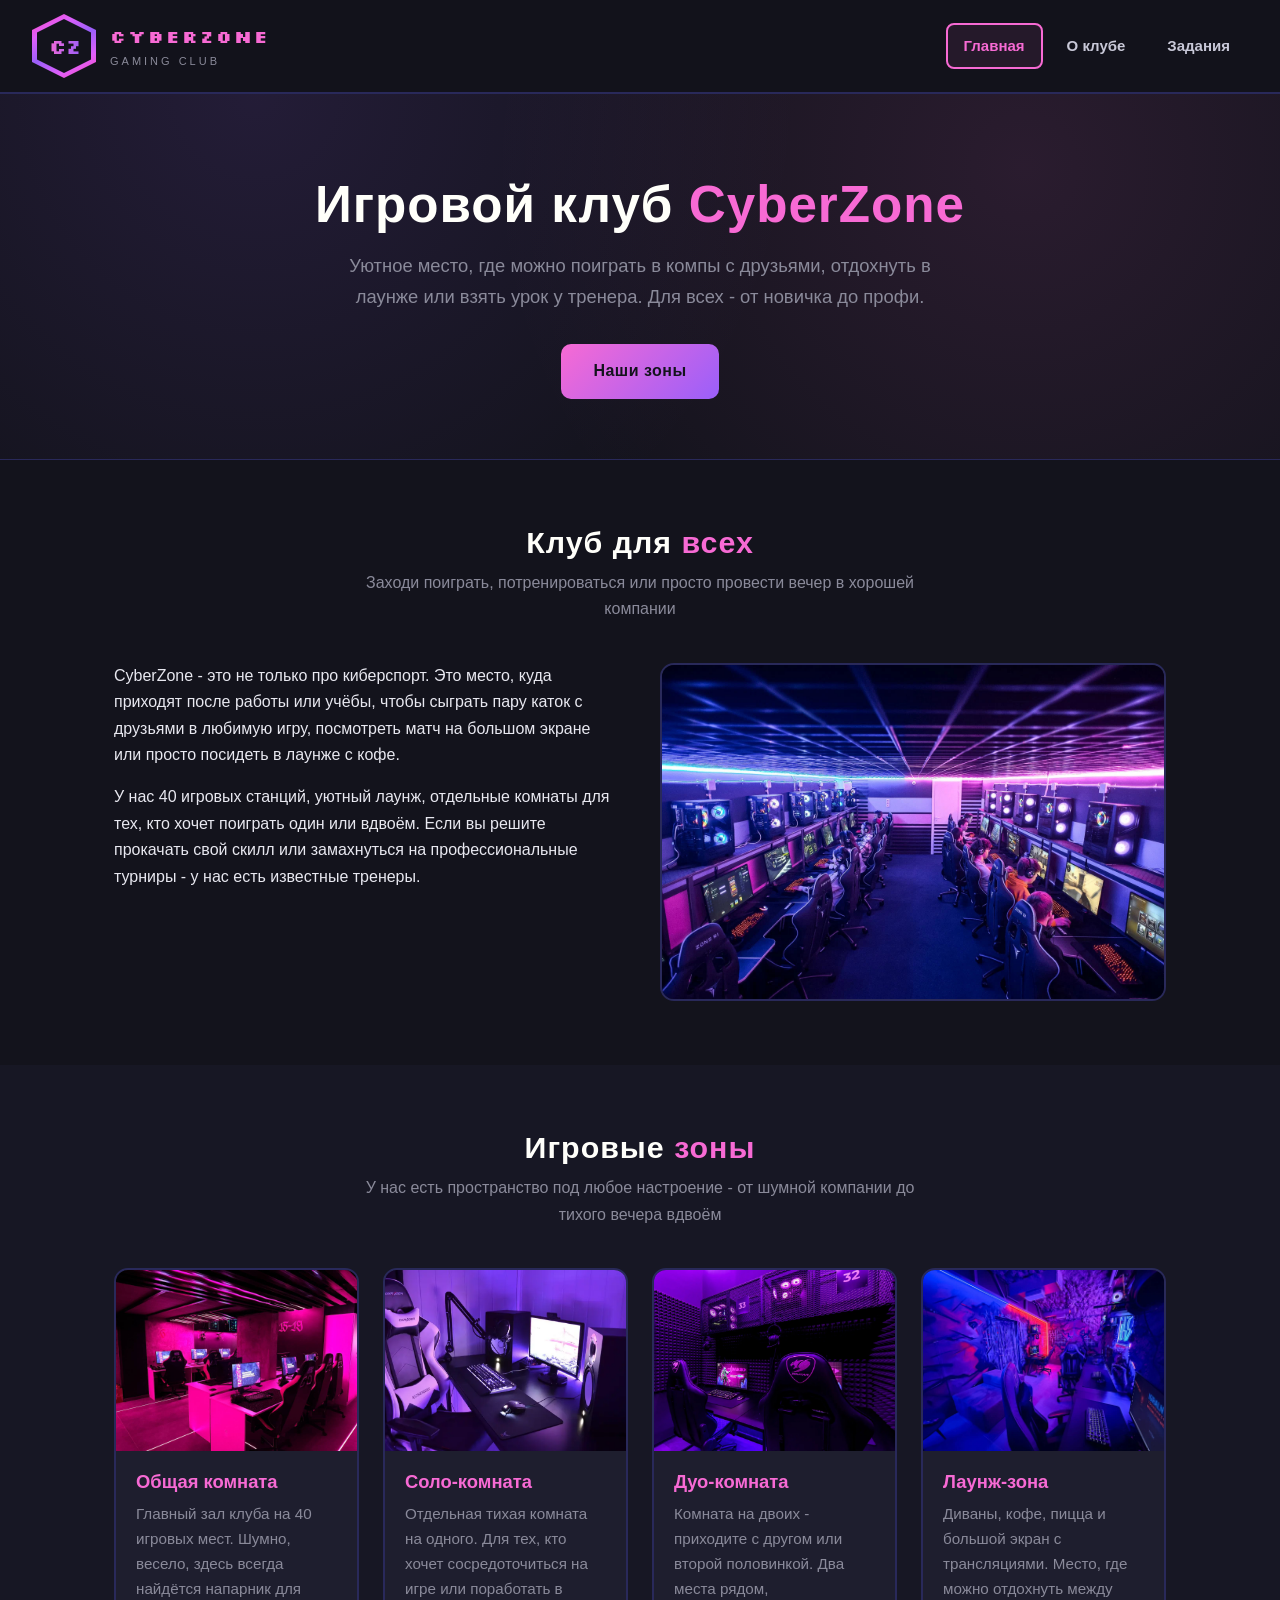
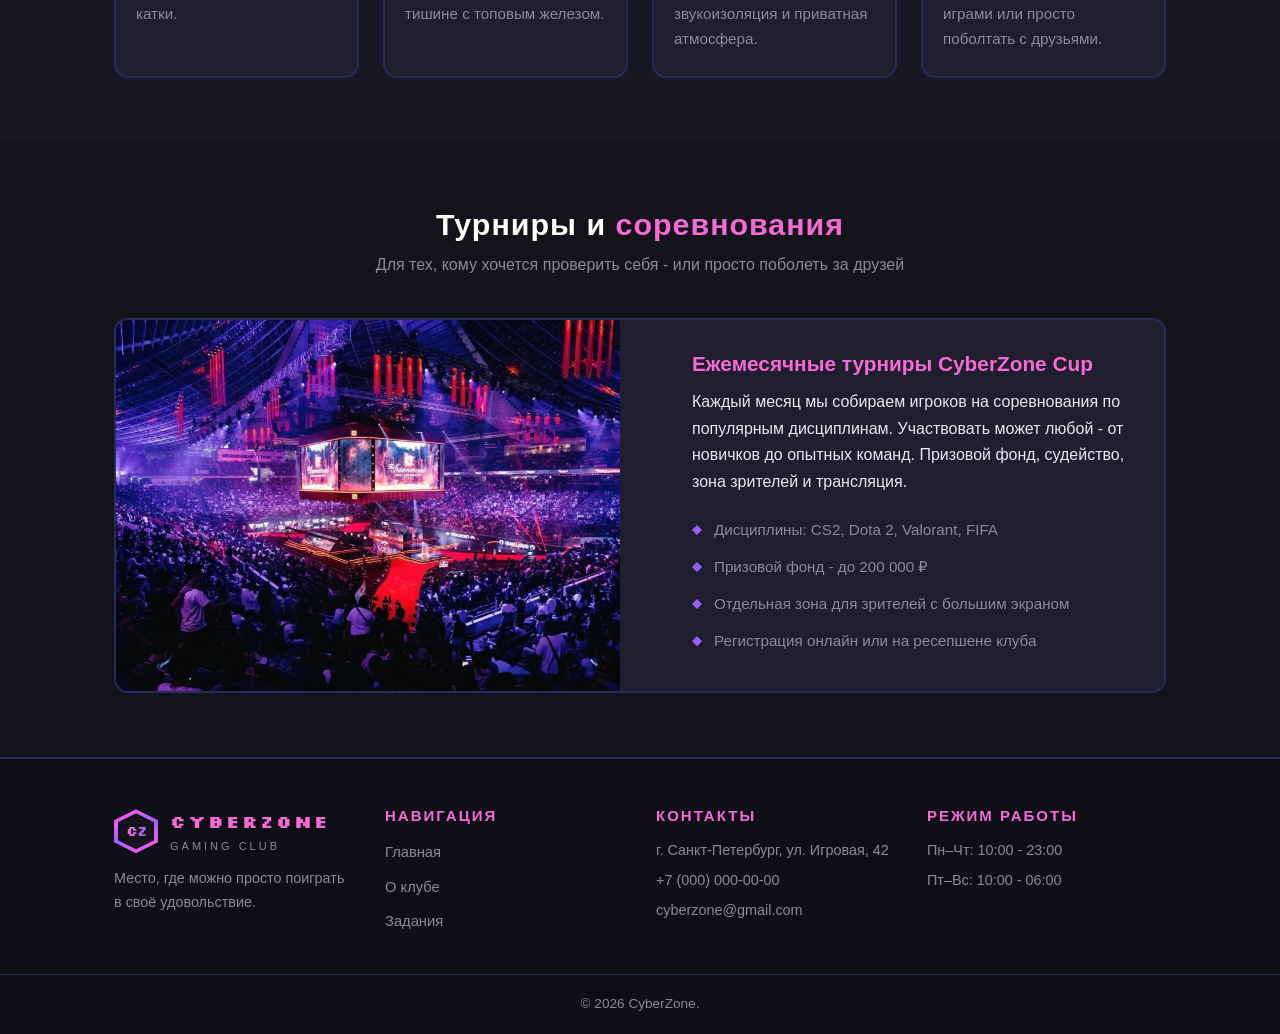
<file: index.html>
<!DOCTYPE html>
<html lang="ru">
<head>
    <meta charset="UTF-8">
    <meta name="viewport" content="width=device-width, initial-scale=1.0">
    <title>CyberZone - Игровой клуб</title>
    <link rel="stylesheet" href="style.css">
    <link rel="stylesheet" href="pages.css">
    <link rel="stylesheet" href="https://fonts.googleapis.com/css2?family=Silkscreen:wght@400;700&display=swap">
</head>
<body>

    <header class="site-header">
        <a href="index.html" class="logo-link">
            <div class="logo-css"><span>CZ</span></div>
            <div class="logo-text">
                <span class="brand">CYBERZONE</span>
                <span class="tagline">Gaming Club</span>
            </div>
        </a>
        <nav class="main-nav">
            <ul>
                <li><a href="index.html" class="active">Главная</a></li>
                <li><a href="about.html">О клубе</a></li>
                <li><a href="tasks.html">Задания</a></li>
            </ul>
        </nav>
    </header>

    <main>
        <section class="hero">
            <h1>Игровой клуб <span class="accent-pink">CyberZone</span></h1>
            <p class="hero-subtitle">
                Уютное место, где можно поиграть в компы с друзьями, отдохнуть
                в лаунже или взять урок у тренера. Для всех - от новичка до профи.
            </p>
            <a href="#zones" class="btn-primary">Наши зоны</a>
        </section>

        <section class="section">
            <div class="container">
                <div class="section-header">
                    <h2>Клуб для <span class="accent-pink">всех</span></h2>
                    <p>Заходи поиграть, потренироваться или просто провести вечер в хорошей компании</p>
                </div>
                <div class="content-row">
                    <div class="content-text">
                        <p>CyberZone - это не только про киберспорт. Это место, куда приходят после работы или учёбы, чтобы сыграть пару каток с друзьями в любимую игру, посмотреть матч на большом экране или просто посидеть в лаунже с кофе.</p>
                        <p>У нас 40 игровых станций, уютный лаунж, отдельные комнаты для тех, кто хочет поиграть один или вдвоём. Если вы решите прокачать свой скилл или замахнуться на профессиональные турниры - у нас есть известные тренеры.</p>
                    </div>
                    <div class="content-visual">
                        <img src="img/club-about.jpg">
                    </div>
                </div>
            </div>
        </section>

        <section id="zones" class="section section-alt">
            <div class="container">
                <div class="section-header">
                    <h2>Игровые <span class="accent-pink">зоны</span></h2>
                    <p>У нас есть пространство под любое настроение - от шумной компании до тихого вечера вдвоём</p>
                </div>
                <div class="zone-grid">

                    <div class="zone-card">
                        <div class="zone-photo">
                            <img src="img/zone-common.jpg">
                        </div>
                        <div class="zone-card-body">
                            <h3>Общая комната</h3>
                            <p>Главный зал клуба на 40 игровых мест. Шумно, весело, здесь всегда найдётся напарник для катки.</p>
                        </div>
                    </div>

                    <div class="zone-card">
                        <div class="zone-photo">
                            <img src="img/zone-solo.jpg">
                        </div>
                        <div class="zone-card-body">
                            <h3>Соло-комната</h3>
                            <p>Отдельная тихая комната на одного. Для тех, кто хочет сосредоточиться на игре или поработать в тишине с топовым железом.</p>
                        </div>
                    </div>

                    <div class="zone-card">
                        <div class="zone-photo">
                            <img src="img/zone-duo.jpg">
                        </div>
                        <div class="zone-card-body">
                            <h3>Дуо-комната</h3>
                            <p>Комната на двоих - приходите с другом или второй половинкой. Два места рядом, звукоизоляция и приватная атмосфера.</p>
                        </div>
                    </div>
                    
                    <div class="zone-card">
                        <div class="zone-photo">
                            <img src="img/zone-lounge.jpg">
                        </div>
                        <div class="zone-card-body">
                            <h3>Лаунж-зона</h3>
                            <p>Диваны, кофе, пицца и большой экран с трансляциями. Место, где можно отдохнуть между играми или просто поболтать с друзьями.</p>
                        </div>
                    </div>

                </div>
            </div>
        </section>

        <section class="section">
            <div class="container">
                <div class="section-header">
                    <h2>Турниры и <span class="accent-pink">соревнования</span></h2>
                    <p>Для тех, кому хочется проверить себя - или просто поболеть за друзей</p>
                </div>
                <div class="tournament-block">
                    <div class="tournament-photo">
                        <img src="img/tournament.jpg">
                    </div>
                    <div class="tournament-text">
                        <h3>Ежемесячные турниры CyberZone Cup</h3>
                        <p>
                            Каждый месяц мы собираем игроков на соревнования по популярным дисциплинам. Участвовать может любой - от новичков до опытных команд. Призовой фонд, судейство, зона зрителей и трансляция.
                        </p>
                        <ul>
                            <li>Дисциплины: CS2, Dota 2, Valorant, FIFA</li>
                            <li>Призовой фонд - до 200 000 ₽</li>
                            <li>Отдельная зона для зрителей с большим экраном</li>
                            <li>Регистрация онлайн или на ресепшене клуба</li>
                        </ul>
                    </div>
                </div>
            </div>
        </section>

    </main>

    <footer class="site-footer">
        <div class="footer-content">
            <div class="footer-brand">
                <div class="logo-row">
                    <div class="logo-css small"><span>CZ</span></div>
                    <div class="logo-text">
                        <span class="brand">CYBERZONE</span>
                        <span class="tagline">Gaming Club</span>
                    </div>
                </div>
                <p>Место, где можно просто поиграть в своё удовольствие.</p>
            </div>
            <div class="footer-col">
                <h4>Навигация</h4>
                <ul>
                    <li><a href="index.html">Главная</a></li>
                    <li><a href="about.html">О клубе</a></li>
                    <li><a href="tasks.html">Задания</a></li>
                </ul>
            </div>
            <div class="footer-col">
                <h4>Контакты</h4>
                <p>г. Санкт-Петербург, ул. Игровая, 42</p>
                <p>+7 (000) 000-00-00</p>
                <p>cyberzone@gmail.com</p>
            </div>
            <div class="footer-col">
                <h4>Режим работы</h4>
                <p>Пн–Чт: 10:00 - 23:00</p>
                <p>Пт–Вс: 10:00 - 06:00</p>
            </div>
        </div>
        <div class="footer-bottom">
            <p>© 2026 CyberZone.</p>
        </div>
    </footer>

</body>
</html>
</file>
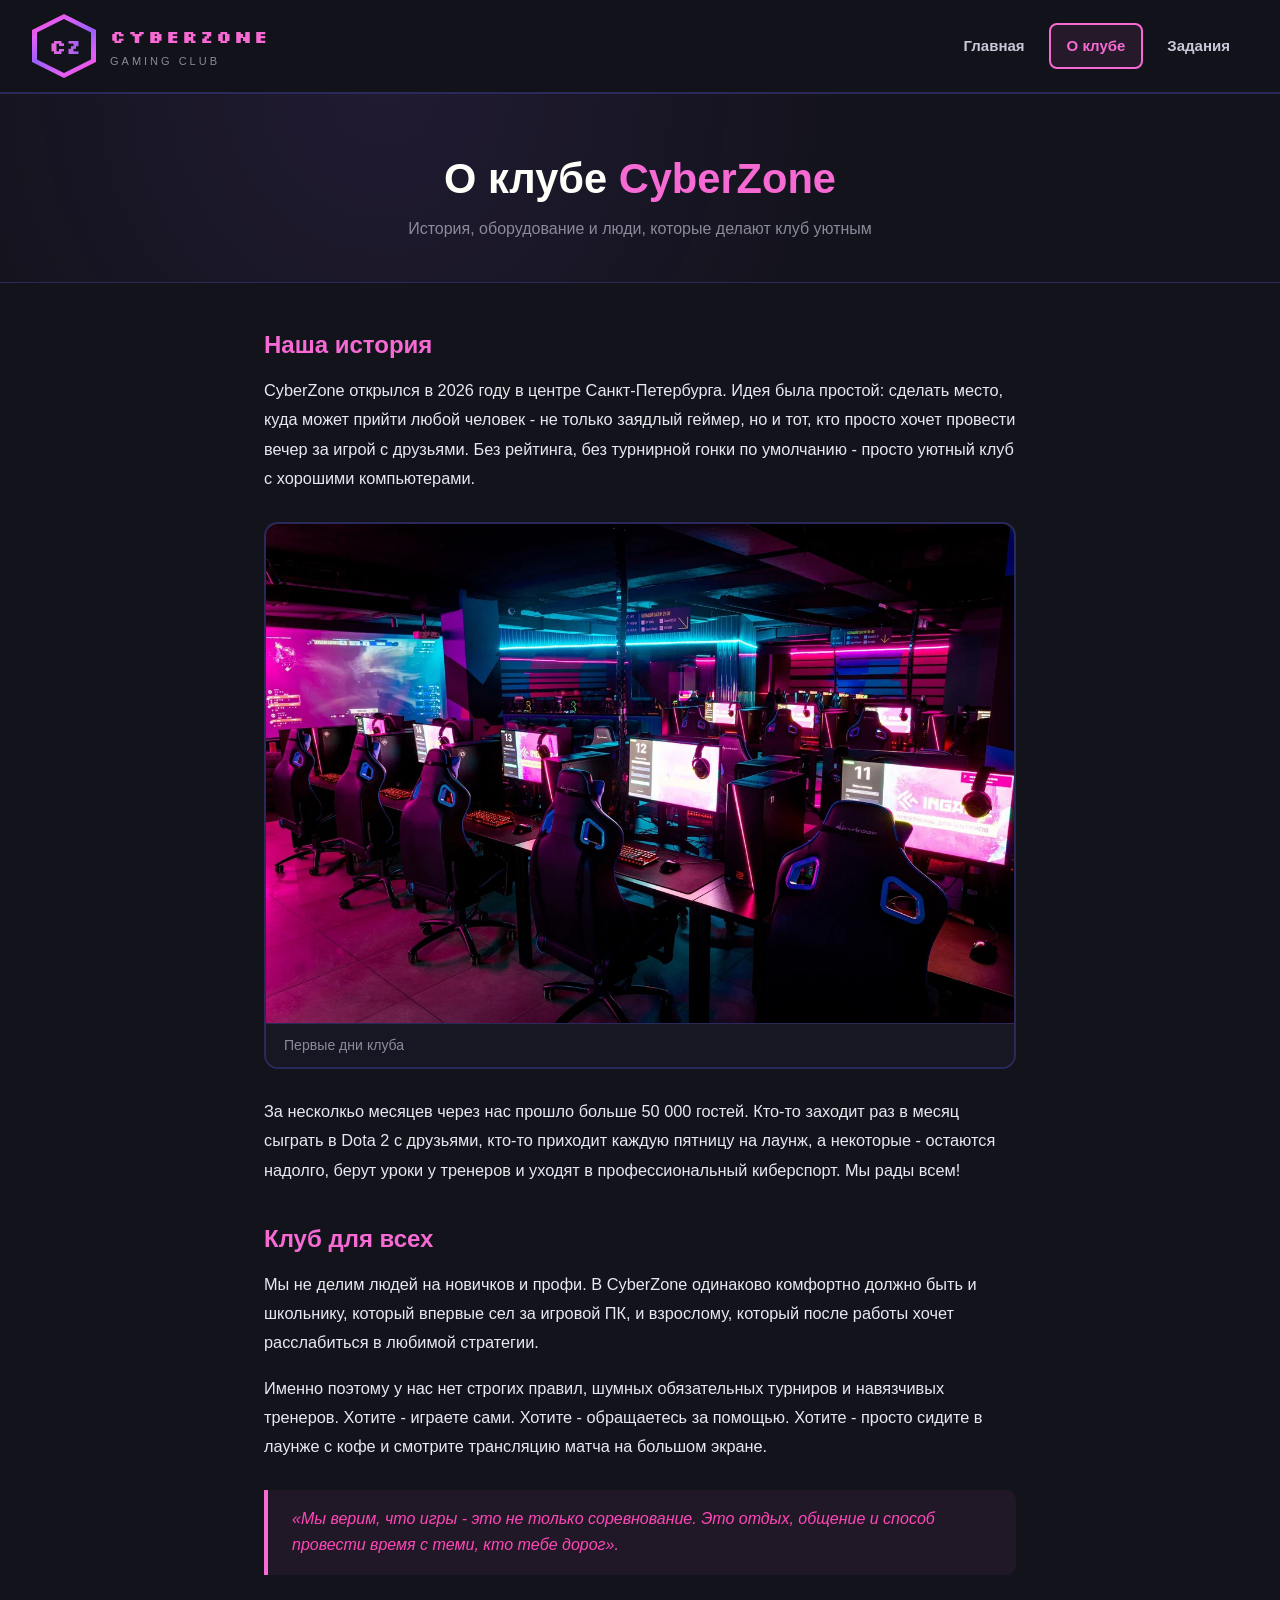
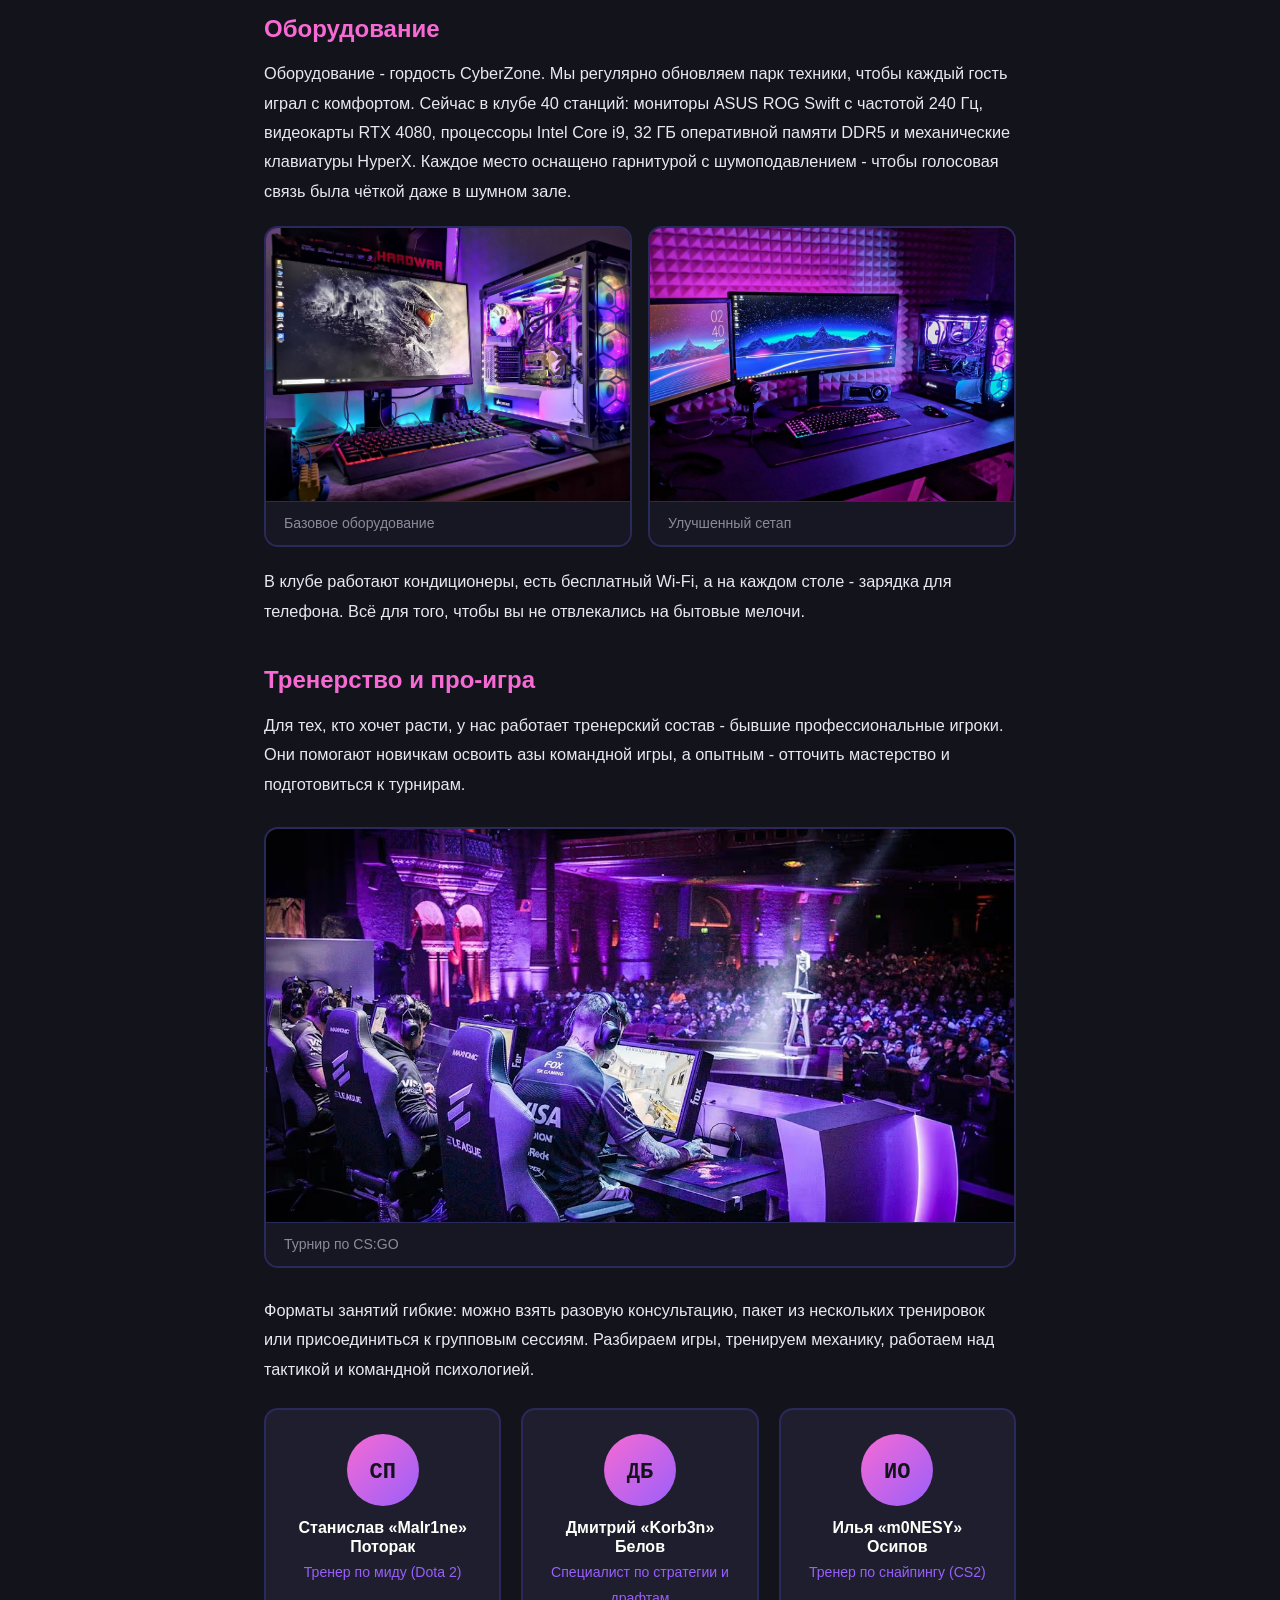
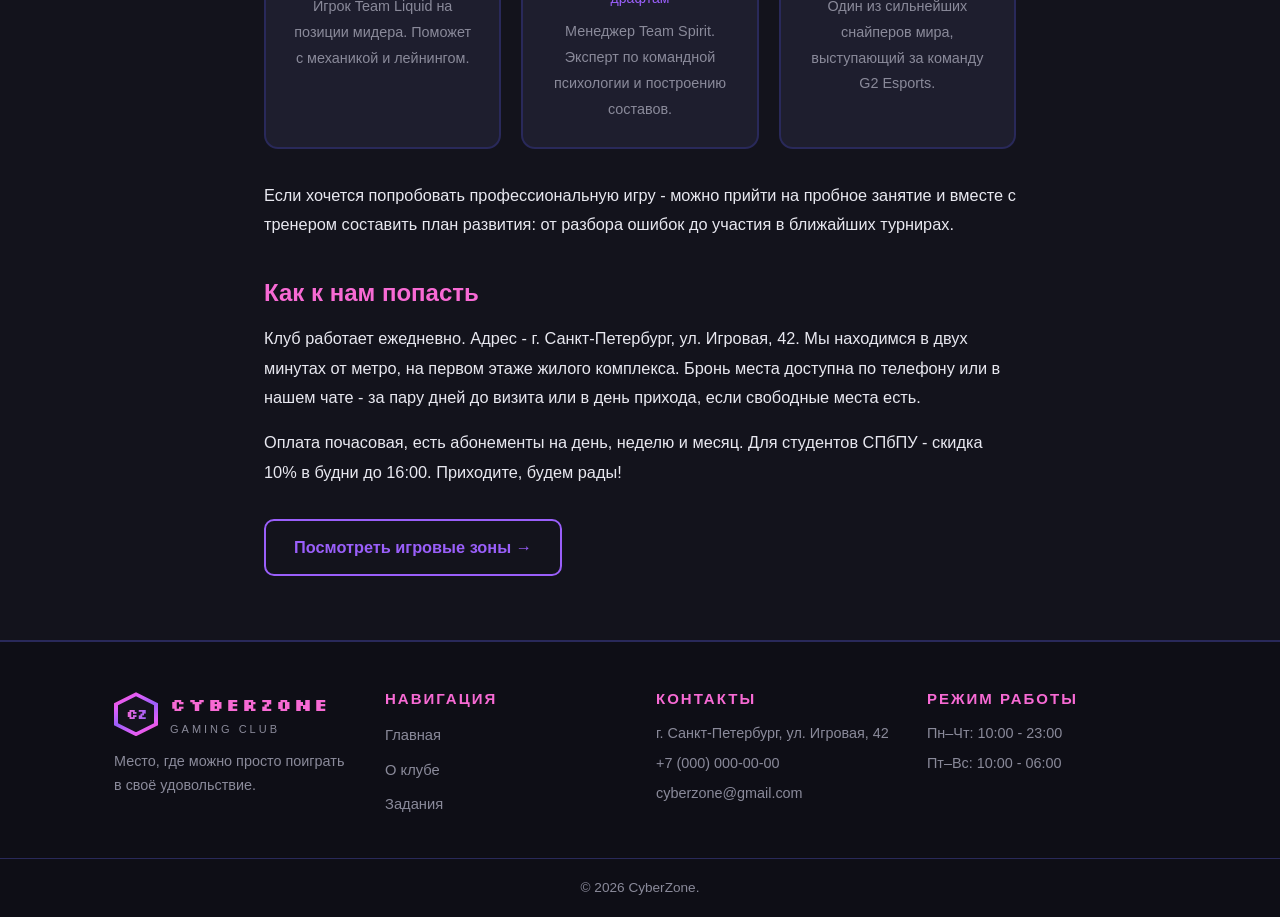
<file: about.html>
<!DOCTYPE html>
<html lang="ru">
<head>
    <meta charset="UTF-8">
    <meta name="viewport" content="width=device-width, initial-scale=1.0">
    <title>О клубе - CyberZone</title>
    <link rel="stylesheet" href="style.css">
    <link rel="stylesheet" href="pages.css">
    <link rel="stylesheet" href="https://fonts.googleapis.com/css2?family=Silkscreen:wght@400;700&display=swap">
</head>
<body>

    <header class="site-header">
        <a href="index.html" class="logo-link">
            <div class="logo-css"><span>CZ</span></div>
            <div class="logo-text">
                <span class="brand">CYBERZONE</span>
                <span class="tagline">Gaming Club</span>
            </div>
        </a>
        <nav class="main-nav">
            <ul>
                <li><a href="index.html">Главная</a></li>
                <li><a href="about.html" class="active">О клубе</a></li>
                <li><a href="tasks.html">Задания</a></li>
            </ul>
        </nav>
    </header>

    <main>

        <section class="page-hero">
            <h1>О клубе <span class="accent-pink">CyberZone</span></h1>
            <p>История, оборудование и люди, которые делают клуб уютным</p>
        </section>

        <article class="article">

            <h2>Наша история</h2>
            <p>CyberZone открылся в 2026 году в центре Санкт-Петербурга. Идея была простой: сделать
                место, куда может прийти любой человек - не только заядлый геймер, но и тот,
                кто просто хочет провести вечер за игрой с друзьями. Без рейтинга, без
                турнирной гонки по умолчанию - просто уютный клуб с хорошими компьютерами.</p>
            <figure class="article-image">
                <img src="img/history.jpg">
                <figcaption>Первые дни клуба</figcaption>
            </figure>
            <p>За несколкьо месяцев через нас прошло больше 50 000 гостей. Кто-то заходит раз в месяц
                сыграть в Dota 2 с друзьями, кто-то приходит каждую пятницу на лаунж, а
                некоторые - остаются надолго, берут уроки у тренеров и уходят в
                профессиональный киберспорт. Мы рады всем!</p>

            <h2>Клуб для всех</h2>
            <p>Мы не делим людей на новичков и профи. В CyberZone одинаково комфортно
                должно быть и школьнику, который впервые сел за игровой ПК, и взрослому,
                который после работы хочет расслабиться в любимой стратегии.</p>
            <p>Именно поэтому у нас нет строгих правил, шумных обязательных турниров
                и навязчивых тренеров. Хотите - играете сами. Хотите - обращаетесь за
                помощью. Хотите - просто сидите в лаунже с кофе и смотрите трансляцию
                матча на большом экране.</p>

            <div class="pull-quote">
                «Мы верим, что игры - это не только соревнование. Это отдых, общение и
                способ провести время с теми, кто тебе дорог».
            </div>

            <h2>Оборудование</h2>
            <p>Оборудование - гордость CyberZone. Мы регулярно обновляем парк техники,
                чтобы каждый гость играл с комфортом. Сейчас в клубе 40 станций:
                мониторы ASUS ROG Swift с частотой 240 Гц, видеокарты RTX 4080, процессоры
                Intel Core i9, 32 ГБ оперативной памяти DDR5 и механические клавиатуры
                HyperX. Каждое место оснащено гарнитурой с шумоподавлением - чтобы
                голосовая связь была чёткой даже в шумном зале.</p>
            <div class="article-image-row">
                <figure class="article-image">
                    <img src="img/equipment-1.jpg">
                    <figcaption>Базовое оборудование</figcaption>
                </figure>
                <figure class="article-image">
                    <img src="img/equipment-2.jpg">
                    <figcaption>Улучшенный сетап</figcaption>
                </figure>
            </div>
            <p>В клубе работают кондиционеры, есть бесплатный Wi-Fi, а на каждом столе -
                зарядка для телефона. Всё для того, чтобы вы не отвлекались на бытовые
                мелочи.</p>

            <h2>Тренерство и про-игра</h2>
            <p>Для тех, кто хочет расти, у нас работает тренерский состав - бывшие
                профессиональные игроки. Они помогают новичкам освоить азы командной игры,
                а опытным - отточить мастерство и подготовиться к турнирам.</p>
            <figure class="article-image">
                <img src="img/coaching.jpg">
                <figcaption>Турнир по CS:GO</figcaption>
            </figure>
            <p>Форматы занятий гибкие: можно взять разовую консультацию, пакет из нескольких
                тренировок или присоединиться к групповым сессиям. Разбираем игры,
                тренируем механику, работаем над тактикой и командной психологией.</p>

            <div class="team-grid">
                <div class="team-card">
                    <div class="team-avatar">СП</div>
                    <h4>Станислав «Malr1ne» Поторак</h4>
                    <p class="role">Тренер по миду (Dota 2)</p>
                    <p>Игрок Team Liquid на позиции мидера. Поможет с механикой и лейнингом.</p>
                </div>
                <div class="team-card">
                    <div class="team-avatar">ДБ</div>
                    <h4>Дмитрий «Korb3n» Белов</h4>
                    <p class="role">Специалист по стратегии и драфтам</p>
                    <p>Менеджер Team Spirit. Эксперт по командной психологии и построению составов.</p>
                </div>
                <div class="team-card">
                    <div class="team-avatar">ИО</div>
                    <h4>Илья «m0NESY» Осипов</h4>
                    <p class="role">Тренер по снайпингу (CS2)</p>
                    <p>Один из сильнейших снайперов мира, выступающий за команду G2 Esports.</p>
                </div>
            </div>

            <p style="margin-top: 32px;">
                Если хочется попробовать профессиональную игру - можно прийти на пробное
                занятие и вместе с тренером составить план развития: от разбора ошибок
                до участия в ближайших турнирах.
            </p>

            <h2>Как к нам попасть</h2>
            <p>Клуб работает ежедневно. Адрес - г. Санкт-Петербург, ул. Игровая, 42. Мы находимся
                в двух минутах от метро, на первом этаже жилого комплекса. Бронь места
                доступна по телефону или в нашем чате - за пару дней до визита или в день
                прихода, если свободные места есть.</p>
            <p>Оплата почасовая, есть абонементы на день, неделю и месяц. Для студентов СПбПУ -
                скидка 10% в будни до 16:00. Приходите, будем рады!</p>

            <p style="margin-top: 32px;">
                <a href="index.html#zones" class="btn-secondary">Посмотреть игровые зоны →</a>
            </p>

        </article>
    </main>

    <footer class="site-footer">
        <div class="footer-content">
            <div class="footer-brand">
                <div class="logo-row">
                    <div class="logo-css small"><span>CZ</span></div>
                    <div class="logo-text">
                        <span class="brand">CYBERZONE</span>
                        <span class="tagline">Gaming Club</span>
                    </div>
                </div>
                <p>Место, где можно просто поиграть в своё удовольствие.</p>
            </div>
            <div class="footer-col">
                <h4>Навигация</h4>
                <ul>
                    <li><a href="index.html">Главная</a></li>
                    <li><a href="about.html">О клубе</a></li>
                    <li><a href="tasks.html">Задания</a></li>
                </ul>
            </div>
            <div class="footer-col">
                <h4>Контакты</h4>
                <p>г. Санкт-Петербург, ул. Игровая, 42</p>
                <p>+7 (000) 000-00-00</p>
                <p>cyberzone@gmail.com</p>
            </div>
            <div class="footer-col">
                <h4>Режим работы</h4>
                <p>Пн–Чт: 10:00 - 23:00</p>
                <p>Пт–Вс: 10:00 - 06:00</p>
            </div>
        </div>
        <div class="footer-bottom">
            <p>© 2026 CyberZone.</p>
        </div>
    </footer>

</body>
</html>
</file>
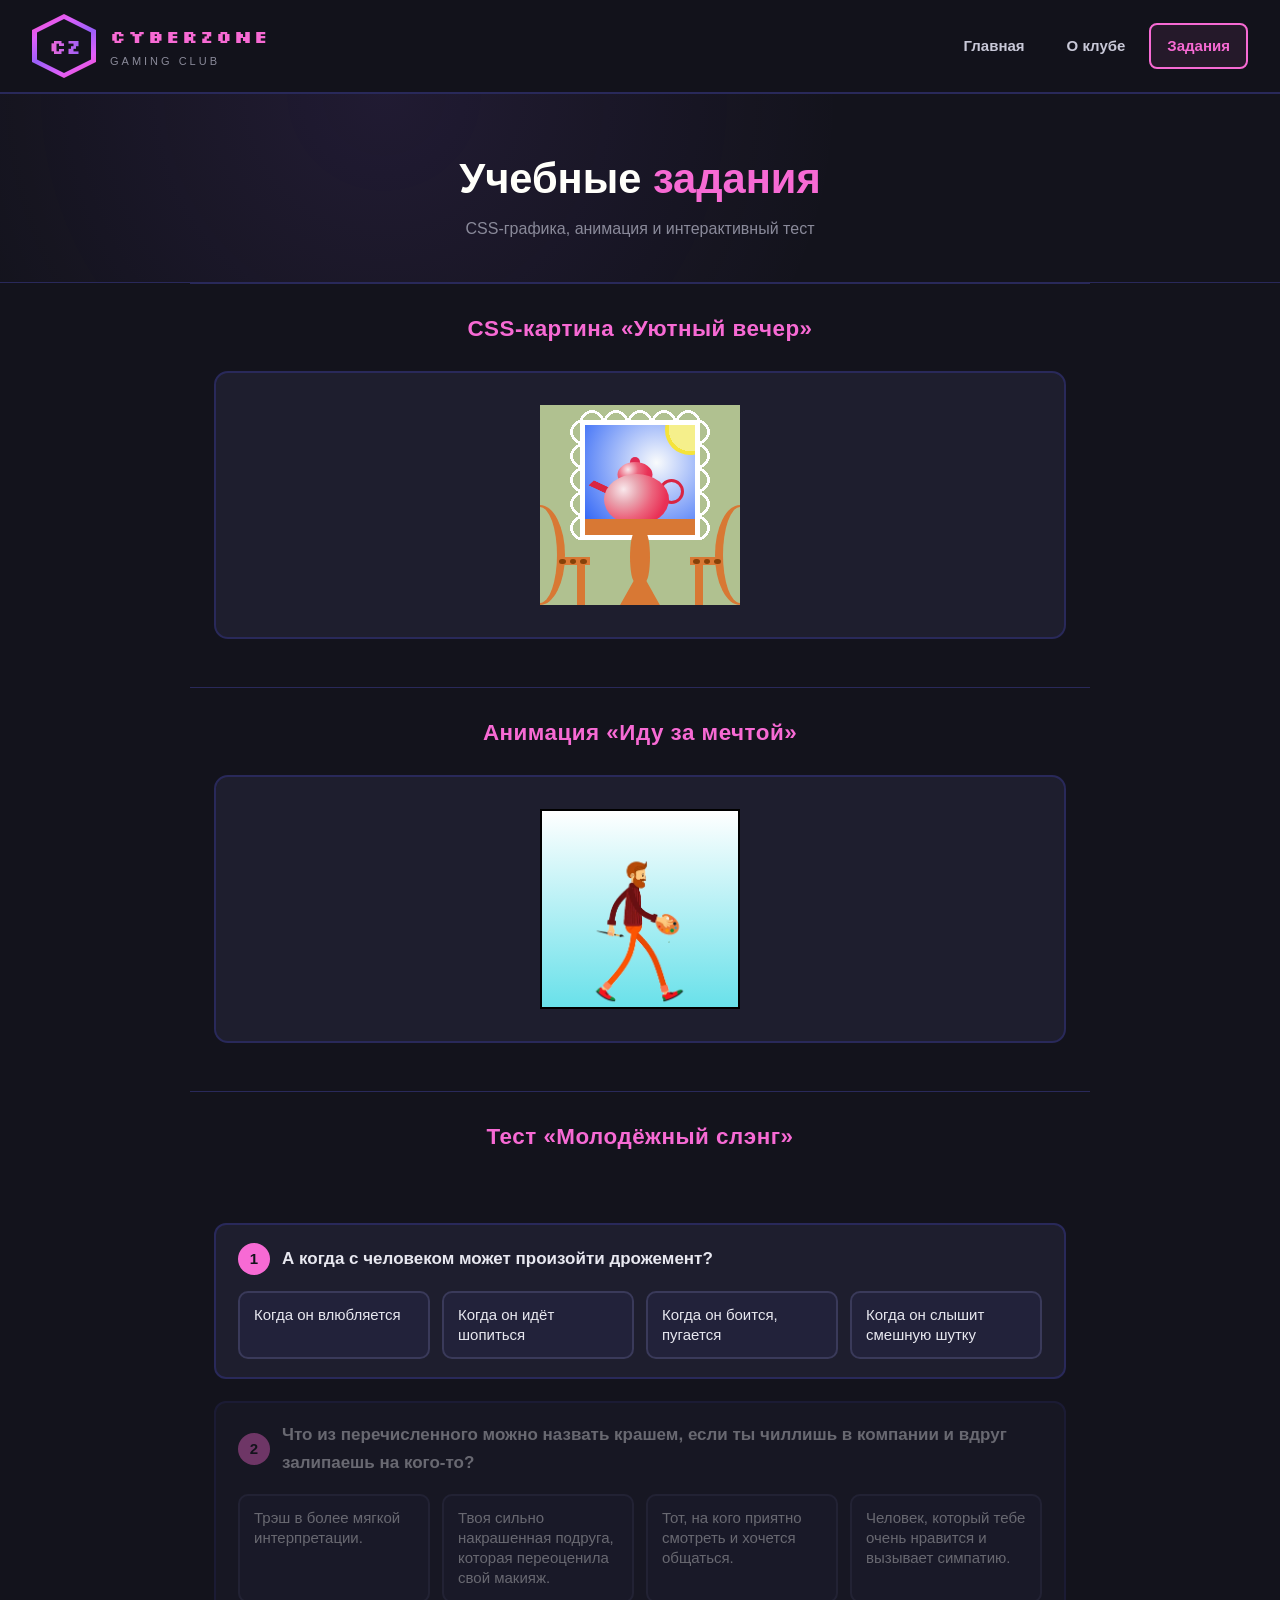
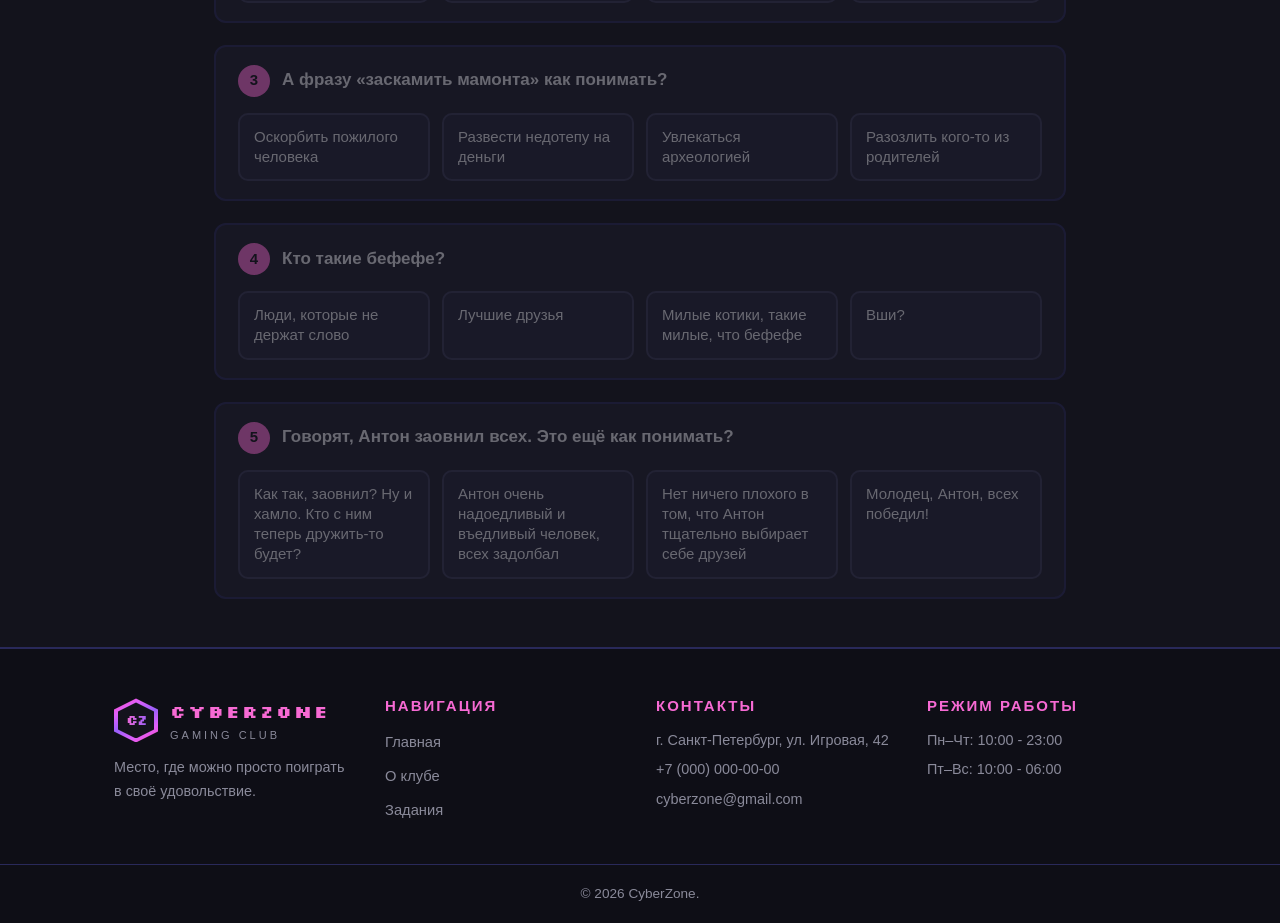
<file: tasks.html>
<!DOCTYPE html>
<html lang="ru">
<head>
    <meta charset="UTF-8">
    <meta name="viewport" content="width=device-width, initial-scale=1.0">
    <title>Задания - CyberZone</title>
    <link rel="stylesheet" href="style.css">
    <link rel="stylesheet" href="pages.css">
    <link rel="stylesheet" href="pic.css">
    <link rel="stylesheet" href="animation.css">
    <link rel="stylesheet" href="test.css">
    <link rel="stylesheet" href="https://fonts.googleapis.com/css2?family=Silkscreen:wght@400;700&display=swap">
</head>
<body>

    <header class="site-header">
        <a href="index.html" class="logo-link">
            <div class="logo-css"><span>CZ</span></div>
            <div class="logo-text">
                <span class="brand">CYBERZONE</span>
                <span class="tagline">Gaming Club</span>
            </div>
        </a>
        <nav class="main-nav">
            <ul>
                <li><a href="index.html">Главная</a></li>
                <li><a href="about.html">О клубе</a></li>
                <li><a href="tasks.html" class="active">Задания</a></li>
            </ul>
        </nav>
    </header>

    <main>

        <section class="page-hero">
            <h1>Учебные <span class="accent-pink">задания</span></h1>
            <p>CSS-графика, анимация и интерактивный тест</p>
        </section>

        <section id="task-picture" class="task-demo">
            <h2>CSS-картина «Уютный вечер»</h2>
            <div class="task-demo-stage">
                <div class="css-picture">
                    <div class="chair-left">
                        <div class="chair-back"></div>
                        <div class="chair-seat"></div>
                        <div class="chair-leg"></div>
                        <div class="chair-dots"><span></span><span></span><span></span></div>
                    </div>
                    <div class="chair-right">
                        <div class="chair-back"></div>
                        <div class="chair-seat"></div>
                        <div class="chair-leg"></div>
                        <div class="chair-dots"><span></span><span></span><span></span></div>
                    </div>
                    <div class="table-leg"></div>
                    <div class="table-base"></div>
                    <div class="picture-frame">
                        <div class="picture-inner">
                            <div class="sky"><div class="sun"></div></div>
                            <div class="pic-table"></div>
                            <div class="teapot">
                                <div class="teapot-spout"></div>
                                <div class="teapot-handle"></div>
                                <div class="teapot-lid"></div>
                                <div class="teapot-knob"></div>
                                <div class="teapot-body"></div>
                            </div>
                        </div>
                    </div>
                </div>
            </div>
        </section>

        <section id="task-animation" class="task-demo">
            <h2>Анимация «Иду за мечтой»</h2>
            <div class="task-demo-stage">
                <div class="roll">
                    <div class="human">
                        <img class="man man1" src="img/man1.png" alt="Кадр 1">
                        <img class="man man2" src="img/man2.png" alt="Кадр 2">
                        <img class="man man3" src="img/man3.png" alt="Кадр 3">
                    </div>
                    <img class="star" src="img/zvezda.png" alt="Звезда">
                    <img class="brush" src="img/brush.png" alt="Кисть">
                    <div class="caption caption-1">Иду за мечтой</div>
                    <div class="caption caption-2">Мечта рядом!</div>
                </div>
            </div>
        </section>

        <section id="task-quiz" class="task-demo">
            <h2>Тест «Молодёжный слэнг»</h2>
            <div class="quiz-section">
                <div id="status"></div>
                <div id="stats"></div>
                <div id="quiz"></div>
            </div>
        </section>

    </main>

    <footer class="site-footer">
        <div class="footer-content">
            <div class="footer-brand">
                <div class="logo-row">
                    <div class="logo-css small"><span>CZ</span></div>
                    <div class="logo-text">
                        <span class="brand">CYBERZONE</span>
                        <span class="tagline">Gaming Club</span>
                    </div>
                </div>
                <p>Место, где можно просто поиграть в своё удовольствие.</p>
            </div>
            <div class="footer-col">
                <h4>Навигация</h4>
                <ul>
                    <li><a href="index.html">Главная</a></li>
                    <li><a href="about.html">О клубе</a></li>
                    <li><a href="tasks.html">Задания</a></li>
                </ul>
            </div>
            <div class="footer-col">
                <h4>Контакты</h4>
                <p>г. Санкт-Петербург, ул. Игровая, 42</p>
                <p>+7 (000) 000-00-00</p>
                <p>cyberzone@gmail.com</p>
            </div>
            <div class="footer-col">
                <h4>Режим работы</h4>
                <p>Пн–Чт: 10:00 - 23:00</p>
                <p>Пт–Вс: 10:00 - 06:00</p>
            </div>
        </div>
        <div class="footer-bottom">
            <p>© 2026 CyberZone.</p>
        </div>
    </footer>

    <script src="quiz.js" defer></script>
</body>
</html>
</file>
<file: style.css>
* {
    box-sizing: border-box;
    margin: 0;
    padding: 0;
}

html { scroll-behavior: smooth; }

:root {
    --bg: #13131c;
    --bg-card: #1e1e2e;
    --bg-elevated: #29295a;
    --accent-pink: #f76ad4;
    --accent-pink2: #fe47b8;
    --accent-purple: #9a5ffa;
    --text: #e8e8f0;
    --text-muted: #8a8a9a;
    --border: #3a3a5a;
    --radius: 14px;
    --max-width: 1100px;
}

body {
    font-family: 'Segoe UI', Arial, sans-serif;
    background-color: var(--bg);
    color: var(--text);
    line-height: 1.65;
    min-height: 100vh;
    display: flex;
    flex-direction: column;
}

main { flex: 1; width: 100%; }

img {
    max-width: 100%;
    height: auto;
    display: block;
}

a { color: inherit; text-decoration: none; }

h1, h2, h3, h4 {
    color: #fffffa;
    line-height: 1.2;
    margin-bottom: 0.5em;
}

h1 { font-size: 2.4rem; }
h2 { font-size: 1.8rem; }
h3 { font-size: 1.3rem; }

p { margin-bottom: 1em; }

code {
    font-family: 'Silkscreen', monospace;
    font-size: 0.85em;
    background: rgba(247, 106, 212, 0.12);
    color: var(--accent-pink);
    padding: 1px 6px;
    border-radius: 4px;
}

.container {
    max-width: var(--max-width);
    width: 100%;
    margin: 0 auto;
    padding: 0 24px;
}

.logo-css {
    width: 64px;
    height: 64px;
    position: relative;
    display: flex;
    align-items: center;
    justify-content: center;
    flex-shrink: 0;
}

.logo-css::before {
    content: '';
    position: absolute;
    inset: 0;
    background: linear-gradient(150deg, #fe47b8 0%, #e05ffa 25%, #9a5ffa 50%, #e05ffa 75%, #fe47b8 100%);
    clip-path: polygon(50% 0%, 100% 25%, 100% 75%, 50% 100%, 0% 75%, 0% 25%);
}

.logo-css::after {
    content: '';
    position: absolute;
    inset: 5px;
    background: var(--bg);
    clip-path: polygon(50% 0%, 100% 25%, 100% 75%, 50% 100%, 0% 75%, 0% 25%);
}

.logo-css span {
    position: relative;
    z-index: 2;
    font-family: 'Silkscreen', monospace;
    font-size: 20px;
    font-weight: 700;
    letter-spacing: -1px;
    background: linear-gradient(100deg, #f76ad4, #9a5ffa);
    -webkit-background-clip: text;
    background-clip: text;
    -webkit-text-fill-color: transparent;
}

.logo-css.small { width: 44px; height: 44px; }
.logo-css.small::after { inset: 4px; }
.logo-css.small span { font-size: 14px; }

.logo-link {
    display: flex;
    align-items: center;
    gap: 14px;
}

.logo-text {
    display: flex;
    flex-direction: column;
}

.logo-text .brand {
    font-family: 'Silkscreen', monospace;
    font-size: 18px;
    font-weight: 700;
    letter-spacing: 2px;
    color: var(--accent-pink);
}

.logo-text .tagline {
    font-size: 11px;
    color: var(--text-muted);
    letter-spacing: 3px;
    text-transform: uppercase;
}

.site-header {
    display: flex;
    align-items: center;
    justify-content: space-between;
    gap: 20px;
    padding: 14px 32px;
    background: rgba(19, 19, 28, 0.96);
    border-bottom: 2px solid var(--bg-elevated);
    position: sticky;
    top: 0;
    z-index: 100;
    backdrop-filter: blur(12px);
    flex-wrap: wrap;
}

.main-nav ul {
    display: flex;
    gap: 6px;
    list-style: none;
    flex-wrap: wrap;
}

.main-nav a {
    display: block;
    padding: 9px 16px;
    border-radius: 8px;
    font-size: 15px;
    font-weight: 600;
    color: #c8c8d8;
    border: 2px solid transparent;
    transition: color 0.25s ease, border-color 0.25s ease, background-color 0.25s ease;
}

.main-nav a:hover,
.main-nav a.active {
    color: var(--accent-pink);
    border-color: var(--accent-pink);
    background: rgba(247, 106, 212, 0.08);
}

.hero {
    text-align: center;
    padding: 80px 24px 60px;
    background:
        radial-gradient(circle at 20% 0%, rgba(154, 95, 250, 0.12), transparent 50%),
        radial-gradient(circle at 80% 20%, rgba(247, 106, 212, 0.1), transparent 50%),
        var(--bg);
    border-bottom: 1px solid var(--bg-elevated);
}

.hero h1 {
    font-size: clamp(2rem, 5vw, 3.2rem);
    letter-spacing: 1px;
    margin-bottom: 16px;
}

.accent-pink { color: var(--accent-pink); }
.accent-purple { color: var(--accent-purple); }

.hero-subtitle {
    font-size: 1.15rem;
    color: var(--text-muted);
    max-width: 620px;
    margin: 0 auto 32px;
}

.btn-primary {
    display: inline-block;
    padding: 14px 32px;
    background: linear-gradient(135deg, var(--accent-pink), var(--accent-purple));
    color: #13131c;
    font-weight: 700;
    font-size: 16px;
    border-radius: 10px;
    letter-spacing: 0.5px;
    transition: transform 0.25s ease;
}

.btn-primary:hover { transform: translateY(-2px); }

.btn-secondary {
    display: inline-block;
    padding: 12px 28px;
    border: 2px solid var(--accent-purple);
    color: var(--accent-purple);
    font-weight: 600;
    border-radius: 10px;
    transition: background-color 0.25s ease, color 0.25s ease;
}

.btn-secondary:hover {
    background: var(--accent-purple);
    color: #13131c;
}

.section { padding: 64px 0; }
.section-alt { background: #171724; }

.section-header {
    text-align: center;
    margin-bottom: 40px;
}

.section-header h2 {
    font-size: 1.9rem;
    letter-spacing: 1px;
    margin-bottom: 10px;
}

.section-header p {
    color: var(--text-muted);
    max-width: 600px;
    margin: 0 auto;
}

.content-row {
    display: flex;
    gap: 40px;
    align-items: stretch;
    flex-wrap: wrap;
}

.content-row > .content-text { flex: 1 1 320px; }
.content-row > .content-visual {
    flex: 1 1 320px;
    display: flex;
    background: var(--bg-card);
    border: 2px solid var(--bg-elevated);
    border-radius: var(--radius);
    overflow: hidden;
}

.content-visual img {
    width: 100%;
    height: 100%;
    object-fit: cover;
    display: block;
}

.zone-grid {
    display: grid;
    grid-template-columns: repeat(auto-fit, minmax(240px, 1fr));
    gap: 24px;
}

.zone-card {
    background: var(--bg-card);
    border: 2px solid var(--bg-elevated);
    border-radius: var(--radius);
    overflow: hidden;
    transition: transform 0.25s ease, border-color 0.25s ease;
}

.zone-card:hover {
    transform: translateY(-4px);
    border-color: var(--accent-pink);
}

.zone-photo {
    width: 100%;
    aspect-ratio: 4 / 3;
    background: #29295a;
    overflow: hidden;
}

.zone-photo img {
    width: 100%;
    height: 100%;
    object-fit: cover;
    display: block;
}

.zone-card-body {
    padding: 20px 20px 24px;
}

.zone-card-body h3 {
    font-size: 1.15rem;
    color: var(--accent-pink);
    margin-bottom: 8px;
}

.zone-card-body p {
    font-size: 0.95rem;
    color: var(--text-muted);
    margin: 0;
}

.tournament-block {
    display: flex;
    gap: 40px;
    align-items: stretch;
    flex-wrap: wrap;
    background: var(--bg-card);
    border: 2px solid var(--bg-elevated);
    border-radius: var(--radius);
    overflow: hidden;
}

.tournament-photo {
    flex: 1 1 320px;
    background: #29295a;
    overflow: hidden;
    display: flex;
}

.tournament-photo img {
    width: 100%;
    height: 100%;
    min-height: 260px;
    object-fit: cover;
    display: block;
}

.tournament-text {
    flex: 1 1 320px;
    padding: 32px;
}

.tournament-text h3 {
    color: var(--accent-pink);
    margin-bottom: 12px;
}

.tournament-text ul {
    list-style: none;
    margin: 16px 0 0;
    padding: 0;
}

.tournament-text li {
    padding: 6px 0 6px 22px;
    position: relative;
    color: var(--text-muted);
    font-size: 0.95rem;
}

.tournament-text li::before {
    content: '';
    position: absolute;
    left: 0;
    top: 14px;
    width: 10px;
    height: 10px;
    background: var(--accent-purple);
    clip-path: polygon(50% 0%, 100% 50%, 50% 100%, 0% 50%);
}

.tasks-teaser {
    display: grid;
    grid-template-columns: repeat(auto-fit, minmax(240px, 1fr));
    gap: 16px;
    margin-top: 24px;
}

.tasks-teaser a {
    display: flex;
    align-items: center;
    gap: 14px;
    padding: 18px 22px;
    background: var(--bg-card);
    border: 2px solid var(--bg-elevated);
    border-radius: var(--radius);
    font-weight: 600;
    font-size: 1.02rem;
    transition: border-color 0.25s ease, color 0.25s ease;
}

.tasks-teaser a:hover {
    border-color: var(--accent-pink);
    color: var(--accent-pink);
}

.tasks-teaser a::before {
    content: '→';
    color: var(--accent-pink);
    font-weight: 700;
}

.site-footer {
    background: #0e0e16;
    border-top: 2px solid var(--bg-elevated);
    margin-top: auto;
}

.footer-content {
    max-width: var(--max-width);
    margin: 0 auto;
    padding: 48px 24px 32px;
    display: grid;
    grid-template-columns: repeat(auto-fit, minmax(220px, 1fr));
    gap: 32px;
}

.footer-brand {
    display: flex;
    flex-direction: column;
    gap: 12px;
}

.footer-brand .logo-row {
    display: flex;
    align-items: center;
    gap: 12px;
}

.footer-brand p {
    color: var(--text-muted);
    font-size: 0.9rem;
    margin: 0;
}

.footer-col h4 {
    font-size: 15px;
    text-transform: uppercase;
    letter-spacing: 2px;
    color: var(--accent-pink);
    margin-bottom: 14px;
}

.footer-col ul { list-style: none; }
.footer-col li { margin-bottom: 8px; }

.footer-col a {
    color: var(--text-muted);
    font-size: 0.92rem;
    transition: color 0.2s ease;
}

.footer-col a:hover { color: var(--accent-pink); }

.footer-col p {
    color: var(--text-muted);
    font-size: 0.9rem;
    margin-bottom: 6px;
}

.footer-bottom {
    border-top: 1px solid var(--bg-elevated);
    padding: 18px 24px;
    text-align: center;
}

.footer-bottom p {
    color: var(--text-muted);
    font-size: 0.85rem;
    margin: 0;
}

@media (max-width: 768px) {
    .site-header { padding: 12px 16px; justify-content: center; }
    .hero { padding: 56px 16px 40px; }
    .content-row { gap: 24px; flex-direction: column; }
    .tournament-block { flex-direction: column; }
    .tournament-photo img { border-radius: var(--radius) var(--radius) 0 0; }
    .tournament-text { padding: 20px; }
    .content-visual { width: 100%; max-height: 300px; }
    .content-visual img { height: 300px; }
    h1 { font-size: 1.9rem; }
    h2 { font-size: 1.5rem; }
}

@media (max-width: 480px) {
    .main-nav ul { justify-content: center; }
    .main-nav a { padding: 7px 12px; font-size: 13px; }
    .logo-css { width: 52px; height: 52px; }
    .logo-css span { font-size: 16px; }
}
</file>
<file: pages.css>
.page-hero {
    padding: 60px 24px 40px;
    text-align: center;
    background:
        radial-gradient(circle at 30% 0%, rgba(154, 95, 250, 0.1), transparent 50%),
        var(--bg);
    border-bottom: 1px solid var(--bg-elevated);
}

.page-hero h1 {
    font-size: clamp(1.8rem, 4vw, 2.6rem);
    margin-bottom: 12px;
}

.page-hero p {
    color: var(--text-muted);
    max-width: 640px;
    margin: 0 auto;
}

.article {
    max-width: 800px;
    margin: 0 auto;
    padding: 48px 24px;
}

.article h2 {
    color: var(--accent-pink);
    margin-top: 40px;
    margin-bottom: 16px;
    font-size: 1.5rem;
}

.article h2:first-child { margin-top: 0; }

.article p {
    font-size: 1.02rem;
    line-height: 1.8;
    margin-bottom: 16px;
}

.article .pull-quote {
    border-left: 4px solid var(--accent-pink);
    padding: 16px 24px;
    margin: 28px 0;
    background: rgba(247, 106, 212, 0.06);
    border-radius: 0 10px 10px 0;
    font-style: italic;
    color: var(--accent-pink2);
}

.article .article-image {
    margin: 28px 0;
    border-radius: var(--radius);
    overflow: hidden;
    border: 2px solid var(--bg-elevated);
    background: var(--bg-card);
}

.article .article-image img {
    width: 100%;
    height: auto;
    display: block;
}

.article .article-image figcaption {
    padding: 10px 18px;
    font-size: 0.88rem;
    color: var(--text-muted);
    border-top: 1px solid var(--bg-elevated);
    background: #171724;
}

.article .article-image-row {
    display: grid;
    grid-template-columns: 1fr 1fr;
    gap: 16px;
    margin: 20px 0;
}

.article .article-image-row .article-image {
    margin: 0;
}

.article .article-image-row img {
    aspect-ratio: 4 / 3;
    object-fit: cover;
    width: 100%;
    display: block;
}

@media (max-width: 600px) {
    .article .article-image-row {
        grid-template-columns: 1fr;
    }
}

.team-grid {
    display: grid;
    grid-template-columns: repeat(auto-fit, minmax(200px, 1fr));
    gap: 20px;
    margin-top: 24px;
}

.team-card {
    background: var(--bg-card);
    border: 2px solid var(--bg-elevated);
    border-radius: var(--radius);
    padding: 24px;
    text-align: center;
}

.team-avatar {
    width: 72px;
    height: 72px;
    border-radius: 50%;
    margin: 0 auto 12px;
    background: linear-gradient(135deg, var(--accent-pink), var(--accent-purple));
    display: flex;
    align-items: center;
    justify-content: center;
    font-family: 'Silkscreen', monospace;
    font-size: 22px;
    font-weight: 700;
    color: #13131c;
}

.team-card h4 { margin-bottom: 4px; }

.team-card .role {
    color: var(--accent-purple);
    font-size: 0.88rem;
    margin-bottom: 8px;
}

.team-card p {
    color: var(--text-muted);
    font-size: 0.9rem;
    margin: 0;
}

.task-demo {
    max-width: 900px;
    margin: 0 auto 48px;
    padding: 32px 24px 0;
    border-top: 1px solid var(--bg-elevated);
}

.task-demo:first-of-type { border-top: none; padding-top: 48px; }

.task-demo > h2 {
    color: var(--accent-pink);
    font-size: 1.4rem;
    text-align: center;
    margin-bottom: 28px;
    letter-spacing: 0.5px;
}

.task-demo-stage {
    display: flex;
    justify-content: center;
    align-items: center;
    padding: 32px;
    background: var(--bg-card);
    border: 2px solid var(--bg-elevated);
    border-radius: var(--radius);
    min-height: 260px;
}

.task-demo-stage .css-picture { flex-shrink: 0; }
.question.revealable:hover { box-shadow: none; }

.task-demo .quiz-section {
    margin: 0;
    padding: 0;
    max-width: 100%;
}

@media (max-width: 640px) {
    .task-demo-stage { padding: 20px; }
}

@media (max-width: 768px) {
    .article { padding: 32px 16px; }
    .article h2 { margin-top: 28px; }
}
</file>
<file: pic.css>
.css-picture {
    position: relative;
    width: 200px;
    height: 200px;
    overflow: hidden;
    background-color: #b0c190;
}

.chair-left,
.chair-right {
    position: absolute;
    bottom: 0;
    width: 50px;
    height: 160px;
    z-index: 1;
}

.chair-left { left: 0; }
.chair-right { right: 0; transform: scaleX(-1); }

.chair-back {
    position: absolute;
    bottom: 0;
    left: -10px;
    width: 70%;
    height: 100px;
    border-right: 8px solid #d87834;
    border-bottom: 2px solid #d87834;
    border-top: 2px solid #d87834;
    border-left: none;
    border-top-right-radius: 100% 70%;
    border-bottom-right-radius: 100% 70%;
}

.chair-seat {
    position: absolute;
    bottom: 40px;
    left: 17px;
    width: 33px;
    height: 8px;
    background-color: #d87834;
}

.chair-leg {
    position: absolute;
    bottom: 0;
    left: 37px;
    width: 8px;
    height: 45px;
    background-color: #d87834;
}

.chair-dots {
    position: absolute;
    bottom: 41px;
    left: 19px;
    display: flex;
    gap: 4px;
}

.chair-dots span {
    width: 6.5px;
    height: 5.4px;
    background-color: #854109;
    border-radius: 50%;
}

.table-leg {
    position: absolute;
    bottom: 23px;
    left: 50%;
    transform: translateX(-50%);
    width: 20px;
    height: 50px;
    background-color: #d87834;
    border-radius: 50% 50% 50% 50% / 100% 100% 100% 100%;
    z-index: 11;
}

.table-base {
    position: absolute;
    bottom: 0;
    left: 50%;
    transform: translateX(-50%);
    width: 40px;
    height: 25px;
    background-color: #d87834;
    clip-path: polygon(35% 0, 65% 0, 100% 100%, 0 100%);
    z-index: 11;
}

.picture-frame {
    position: absolute;
    top: 15px;
    left: 50%;
    transform: translateX(-50%);
    width: 120px;
    height: 120px;
    background-color: white;
    z-index: 10;
}

.picture-frame::before {
    content: "";
    position: absolute;
    top: -12px;
    left: 0;
    right: 0;
    height: 12px;
    background-image: radial-gradient(circle at 50% 60%, transparent 50%, white 50%, white 65%, transparent 65%);
    background-size: 20% 24px;
    background-repeat: repeat-x;
    background-position: 0 0;
    z-index: -1;
}
.picture-frame::after {
    content: "";
    position: absolute;
    top: 0;
    bottom: 0;
    left: -12px;
    right: -12px;
    background-image:
        radial-gradient(circle at 60% 50%, transparent 50%, white 50%, white 65%, transparent 65%),
        radial-gradient(circle at 40% 50%, transparent 50%, white 50%, white 65%, transparent 65%);
    background-size: 
        24px 20%,
        24px 20%;
    background-position: 
        0 100%,
        100% 0;
    background-repeat: 
        repeat-y,
        repeat-y;
    z-index: -1;
}

.picture-inner {
    position: absolute;
    top: 5px;
    left: 5px;
    right: 5px;
    bottom: 5px;
    overflow: hidden;
    background-color: #fff;
}

.sky {
    position: absolute;
    top: 0;
    left: 0;
    width: 100%;
    height: 85%;
    background: radial-gradient(circle at 65% 40%, #f9fbfc, #3468f6);
}

.sun {
    position: absolute;
    top: -20px;
    right: -20px;
    width: 50px;
    height: 50px;
    background: radial-gradient(circle at 50% 50%, 
        #f5ef8b 0%,
        #f5ef8b 60%,
        #f5e33a 60%,
        #f5e33a 100%);
    border-radius: 50%;
}

.pic-table {
    position: absolute;
    bottom: 0;
    left: 0;
    width: 100%;
    height: 15%;
    background-color: #d87834;
    z-index: 1;
}

.teapot {
    position: absolute;
    bottom: 15px;
    left: 49%;
    transform: translateX(-50%);
    width: 70px;
    height: 55px;
}

.teapot-body {
    position: absolute;
    bottom: -5px;
    left: 0;
    width: 93%;
    height: 93%;
    background: radial-gradient(circle at 30% 30%, #f9e8ec, #e9a6b1, #ec647d, #e93156, #df2952);
    border-radius: 50% 50% 50% 50%;
    z-index: 3;
}

.teapot-lid {
    position: absolute;
    top: -3px;
    left: 45%;
    transform: translateX(-50%);
    width: 35px;
    height: 25px;
    background: radial-gradient(circle at 30% 30%, #f9e8ec, #ec647d, #e93156, #df2952);
    border-radius: 60% 60% 60% 60%;
    z-index: 2;
}

.teapot-knob {
    position: absolute;
    top: -8px;
    left: 45%;
    transform: translateX(-50%);
    width: 10px;
    height: 10px;
    background-color: #df2952;
    border-radius: 50%;
    z-index: 1;
}

.teapot-spout {
    position: absolute;
    bottom: 30px;
    left: -15px;
    width: 20px;
    height: 7px;
    background-color: #d92542;
    clip-path: polygon(
        15% 0,
        100% 0,
        100% 100%,
        0 100%,
        0 100%
    );
    transform: rotate(25deg);
    z-index: 1;
}

.teapot-handle {
    position: absolute;
    bottom: 16px;
    right: -10px;
    width: 25px;
    height: 25px;
    border: 3px solid #d92542;
    border-radius: 100% 100% 100% 100%;
    z-index: 1;
}
</file>
<file: animation.css>
.roll-scene {
    width: 200px;
    height: 200px;
    margin: 40px auto;
    display: flex;
    justify-content: center;
    align-items: center;
}

.roll {
    width: 200px;
    height: 200px;
    background: linear-gradient(to top, #69e1ea 0%, #ffffff 100%);
    border: 2px solid #000;
    border-radius: 0;

    display: flex;
    justify-content: center;
    align-items: center;
    position: relative;
    overflow: hidden;
    cursor: pointer;
    transition: transform 0.6s ease;
}

.roll:active {
    transform: scale(1.05);
}

.roll .human {
    position: relative;
    width: 110px;
    height: 200px;
    display: flex;
    justify-content: center;
    align-items: flex-end;
}

.roll .human .man {
    position: absolute;
    bottom: 0;
    max-width: 100%;
    max-height: 100%;
    opacity: 0;
    transition: opacity 0.08s linear;
}

.roll .human .man1 { opacity: 1; }
.roll:hover .man1 { animation: frame-1 0.6s steps(1) infinite; }
.roll:hover .man2 { animation: frame-2 0.6s steps(1) infinite; }
.roll:hover .man3 { animation: frame-3 0.6s steps(1) infinite; }

.roll .star {
    position: absolute;
    top: 10px;
    right: 18px;
    width: 34px;
    height: 34px;
    opacity: 0;
    transform: scale(0);
    transition: opacity 0.4s ease, transform 0.4s ease;
    cursor: pointer;
    z-index: 5;
}

.roll:hover .star {
    opacity: 1;
    transform: scale(1);
}

.roll .star:hover {
    animation: roll-star-spin 1.5s ease-in-out infinite;
}

.roll:active .star {
    opacity: 0;
    transform: scale(0);
    animation: none;
    transition: opacity 0.3s ease, transform 0.3s ease;
}

.roll .brush {
    position: absolute;
    bottom: 30px;
    left: -50px;
    width: 44px;
    height: auto;
    opacity: 0;
    transform: rotate(-30deg);
    transition: opacity 0.3s ease;
    z-index: 10;
}

.roll:active .brush {
    opacity: 1;
    animation: roll-brush-curve 2s ease-in-out forwards;
}

.roll .caption {
    position: absolute;
    width: 100%;
    left: -10%;
    text-align: center;
    font-size: 16px;
    font-weight: 300;
    pointer-events: none;
    transition: opacity 0.4s ease, transform 0.4s ease;
    color: #333;
    z-index: 20;
}

.roll .caption-1 {
    top: 20px;
    opacity: 0;
    transform: translateY(-10px);
}

.roll:hover .caption-1 {
    opacity: 1;
    transform: translateY(0);
}

.roll:active .caption-1 {
    opacity: 0;
    transform: translateY(-10px);
}

.roll .caption-2 {
    top: 20px;
    font-size: 16px;
    opacity: 0;
    transform: translateY(-10px);
}

.roll:active .caption-2 {
    opacity: 1;
    transform: translateY(0);
    transition-delay: 0.6s;
}

@keyframes frame-1 {
    0%,  33%  { opacity: 1; }
    34%, 100% { opacity: 0; }
}
@keyframes frame-2 {
    0%,  33%  { opacity: 0; }
    34%, 66%  { opacity: 1; }
    67%, 100% { opacity: 0; }
}
@keyframes frame-3 {
    0%,  66%  { opacity: 0; }
    67%, 100% { opacity: 1; }
}

@keyframes roll-star-spin {
    from { transform: rotate(0deg); }
    to   { transform: rotate(360deg); }
}

@keyframes roll-brush-curve {
    0%   { transform: translate(0, 0) rotate(-30deg); opacity: 1; }
    15%  { transform: translate(35px, -90px) rotate(20deg); opacity: 1; }
    30%  { transform: translate(70px, -60px) rotate(-15deg); opacity: 1; }
    45%  { transform: translate(105px, -90px) rotate(15deg); opacity: 1; }
    60%  { transform: translate(140px, -60px) rotate(-10deg); opacity: 1; }
    75%  { transform: translate(175px, -90px) rotate(20deg); opacity: 1; }
    90%  { transform: translate(210px, -60px) rotate(-5deg); opacity: 1; }
    100% { transform: translate(245px, -80px) rotate(30deg); opacity: 1; }
}
</file>
<file: test.css>
.quiz-section {
    max-width: 1100px;
    width: 100%;
    margin: 60px auto;
    padding: 0 20px;
}

.quiz-title {
    font-family: 'Silkscreen';
    font-size: 28px;
    color: #f76ad4;
    text-align: center;
    letter-spacing: 2px;
    margin-bottom: 24px;
}

#status {
    text-align: center;
    font-size: 20px;
    font-weight: bold;
    color: #fe47b8;
    min-height: 28px;
    margin-bottom: 16px;
    opacity: 0;
    transition: opacity .3s;
}
#status.visible { opacity: 1; }

#stats {
    text-align: center;
    font-size: 20px;
    font-weight: bold;
    background: #29295a;
    color: #ffffff;
    border-radius: 12px;
    padding: 16px;
    margin-bottom: 24px;
    display: none;
}
#stats.visible { display: block; }

#quiz {
    width: 100%;
}

.question {
    background: #1e1e2e;
    border: 2px solid #29295a;
    border-radius: 12px;
    padding: 18px 22px;
    margin-bottom: 22px;
    transition: transform .5s ease, opacity .5s ease;
}

.question-header {
    display: flex;
    align-items: center;
    gap: 12px;
    font-size: 17px;
    font-weight: 600;
    color: #e8e8f0;
    margin-bottom: 16px;
}

.q-number {
    background: #f76ad4;
    color: #13131c;
    border-radius: 50%;
    width: 32px;
    height: 32px;
    display: flex;
    align-items: center;
    justify-content: center;
    flex: 0 0 32px;
    font-size: 15px;
    font-weight: bold;
}

.q-text { flex: 1; }

.marker {
    font-size: 24px;
    font-weight: bold;
    opacity: 0;
    transition: opacity .3s;
}
.marker.ok  { color: #42ff74; opacity: 1; }
.marker.bad { color: #ff2e2e; opacity: 1; }

.answers {
    display: flex;
    flex-wrap: wrap;
    gap: 12px;
}

.answer {
    flex: 1 1 180px;
    background: #22223a;
    border: 2px solid #3a3a5a;
    border-radius: 10px;
    padding: 12px 14px;
    cursor: pointer;
    font-size: 15px;
    line-height: 1.35;
    color: #e8e8f0;
    transition: border-color .2s, transform .2s, box-shadow .2s, padding .3s, opacity .3s;
    overflow: hidden;
}

.answer:hover {
    border-color: #f76ad4;
    outline: 3px solid #f76ad4;
    outline-offset: -1px;
}

.answer:active {
    transform: scale(1.03);
}

.answer.correct {
    border-color: #42ff74;
    padding: 18px 16px;
    flex-basis: 320px;
}

.explanation {
    display: none;
    margin-top: 10px;
    font-size: 14px;
    color: #b8f5c8;
    background: rgba(74, 232, 122, 0.1);
    border-left: 4px solid #42ff74;
    padding: 8px 10px;
    border-radius: 6px;
}
.answer.correct .explanation { display: block; }

.answer.wrong {
    border-color: #ff2e2e;
    background: rgba(255, 74, 106, 0.1);
}

.answer.slide-out {
    transform: translateX(150%);
    opacity: 0;
}

.answer.disabled { pointer-events: none; }
.question.locked { pointer-events: none; opacity: .4; }

.question.revealable {
    cursor: pointer;
    border-color: rgba(173, 92, 255, 0.667);
}
.question.revealable:hover {
    box-shadow: 0 0 20px rgba(154, 95, 250, 0.5);
}
.question.revealable .answers { display: none; }

.correct-answer-block {
    display: none;
    margin-top: 12px;
    background: rgba(74, 232, 122, 0.1);
    border-left: 5px solid #42ff74;
    padding: 12px 14px;
    border-radius: 8px;
    font-size: 15px;
    color: #b8f5c8;
}

.answer.fade-out {
  opacity: 0;
  transform: scale(0.9);
  transition: opacity .6s ease, transform .6s ease;
  pointer-events: none;
}
</file>
